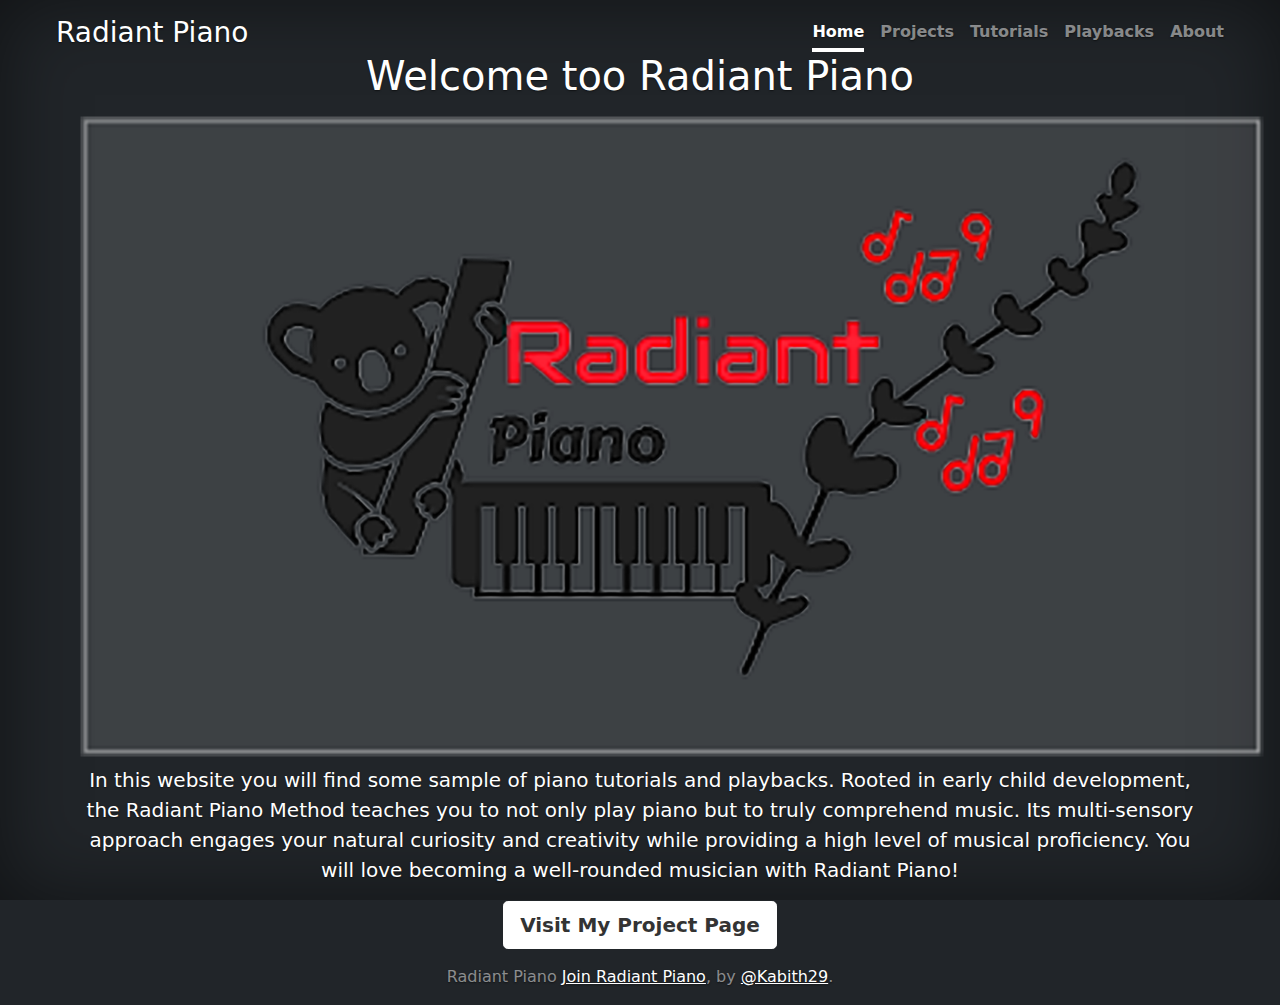
<file: index.html>
<!doctype html>
<html lang="en" class="h-100">
<head>
    <meta charset="utf-8">
    <meta name="viewport" content="width=device-width, initial-scale=1">
    <meta name="description" content="">
    <meta name="author" content="Kabith Kuber ">
    <meta name="generator" content="Hugo 0.82.0">
    <title>Radiant Piano</title>

    <link rel="canonical" href="https://getbootstrap.com/docs/5.0/examples/cover/">


    <!-- Bootstrap core CSS -->
    <link href="assets/dist/css/bootstrap.min.css" rel="stylesheet">

    <style>
      .bd-placeholder-img {
        font-size: 1.125rem;
        text-anchor: middle;
        -webkit-user-select: none;
        -moz-user-select: none;
        user-select: none;
      }

      @media (min-width: 768px) {
        .bd-placeholder-img-lg {
          font-size: 3.5rem;
        }
      }


    </style>


    <!-- Custom styles for this template -->
    <link href="cover.css" rel="stylesheet">
</head>
<body class="d-flex h-100 text-center text-white bg-dark">

<div class="cover-container d-flex w-100 h-100 p-3 mx-auto flex-column">
    <header class="mb-auto">
        <div>
            <h3 class="float-md-start mb-0">Radiant Piano</h3>
            <nav class="nav nav-masthead justify-content-center float-md-end">
                <a class="nav-link active" aria-current="page" href="index.html">Home</a>
                <a class="nav-link " href="projects.html">Projects</a>
                <a class="nav-link" href="tutorials.html">Tutorials</a>
                <a class="nav-link" href="playbacks.html">Playbacks</a>
                <a class="nav-link" href="About.html">About</a>
            </nav>
        </div>
    </header>

    <main class="px-3">
        <h1>Welcome too Radiant Piano</h1>
        <img src="images/RadiantPianov2.png" width="1200"/>
        <p class="lead">In this website you will find some sample of piano tutorials and playbacks.
        Rooted in early child development, the Radiant Piano Method teaches you to not only play piano but
            to truly comprehend music. Its multi-sensory approach engages your natural curiosity and creativity while
            providing a high level of musical proficiency. You will love becoming a well-rounded musician with
            Radiant Piano!</p>
        <p class="lead">
            <a href="projects.html" class="btn btn-lg btn-secondary fw-bold border-white bg-white">Visit My Project Page</a>
        </p>
    </main>

    <footer class="mt-auto text-white-50">
        <p>Radiant Piano <a href="https://www.instagram.com/kabith29/" class="text-white">Join Radiant Piano</a>, by <a
                href="https://www.instagram.com/kabith29/" class="text-white">@Kabith29</a>.</p>
    </footer>
</div>

<!--comment-->

</body>
</html>
</file>
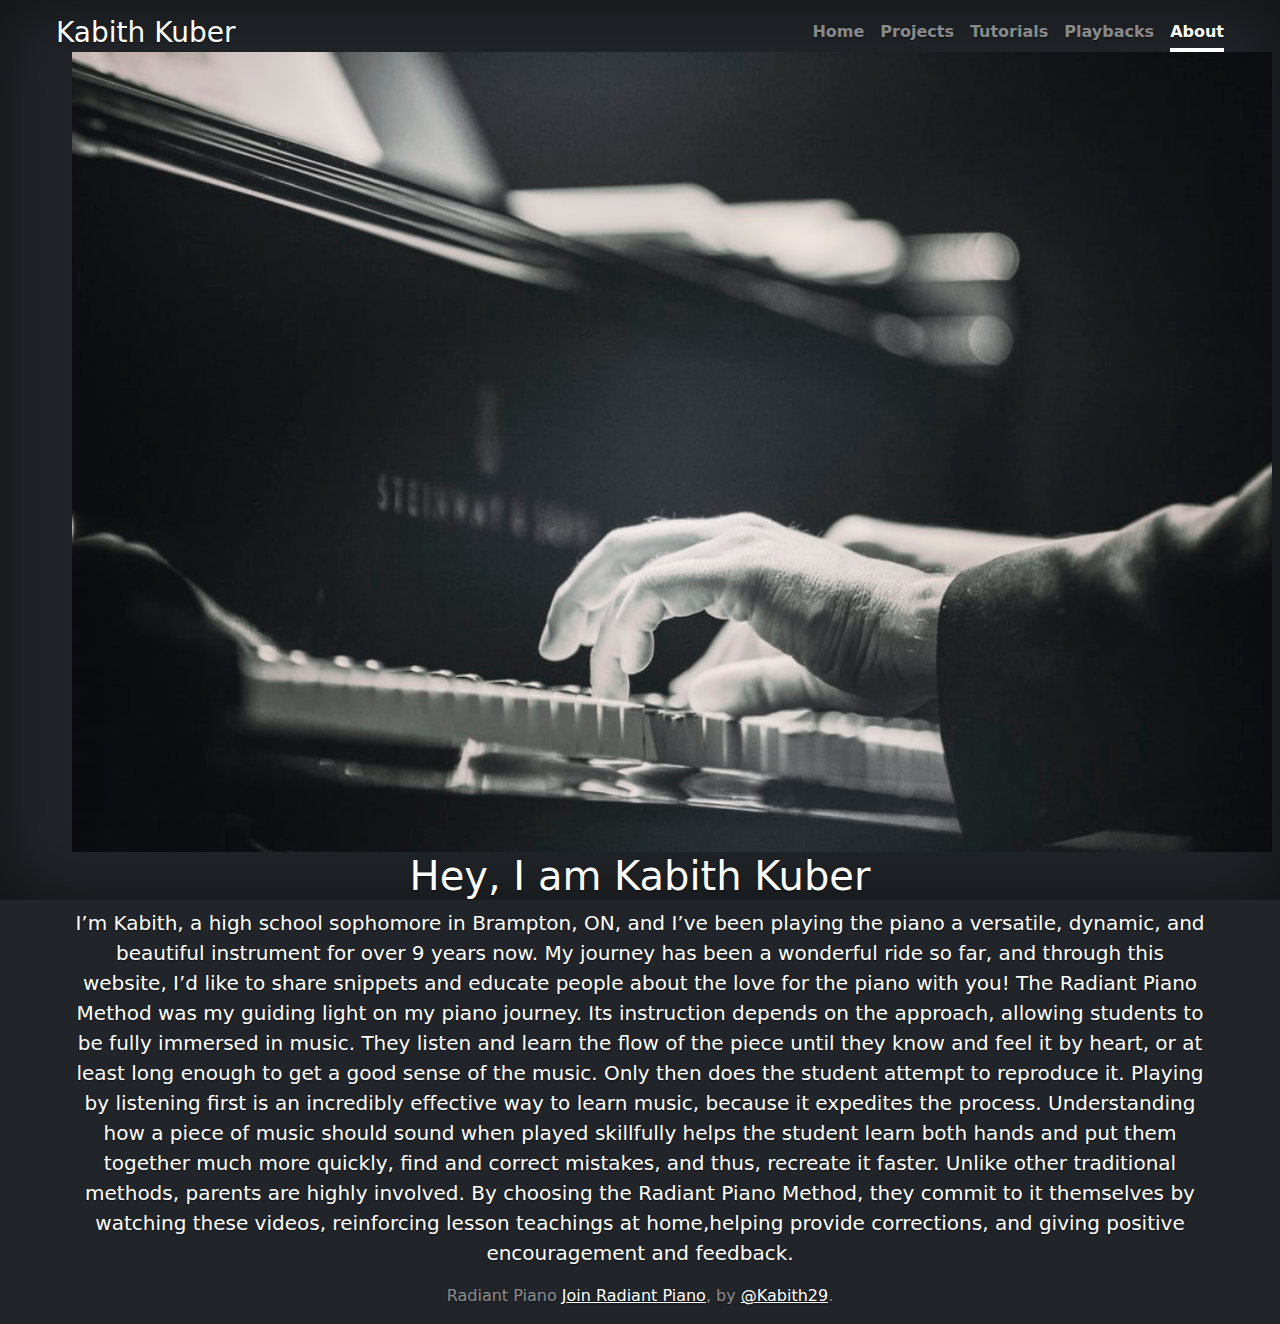
<file: About.html>
<!doctype html>
<html lang="en" class="h-100">
<head>
    <meta charset="utf-8">
    <meta name="viewport" content="width=device-width, initial-scale=1">
    <meta name="description" content="">
    <meta name="author" content="Kabith Kuber ">
    <meta name="generator" content="Hugo 0.82.0">
    <title>Radiant Piano</title>

    <link rel="canonical" href="https://getbootstrap.com/docs/5.0/examples/cover/">


    <!-- Bootstrap core CSS -->
    <link href="assets/dist/css/bootstrap.min.css" rel="stylesheet">

    <style>
      .bd-placeholder-img {
        font-size: 1.125rem;
        text-anchor: middle;
        -webkit-user-select: none;
        -moz-user-select: none;
        user-select: none;
      }

      @media (min-width: 768px) {
        .bd-placeholder-img-lg {
          font-size: 3.5rem;
        }
      }


    </style>


    <!-- Custom styles for this template -->
    <link href="cover.css" rel="stylesheet">
</head>
<body class="d-flex h-100 text-center text-white bg-dark">

<div class="cover-container d-flex w-100 h-100 p-3 mx-auto flex-column">
    <header class="mb-auto">
        <div>
            <h3 class="float-md-start mb-0">Kabith Kuber</h3>
            <nav class="nav nav-masthead justify-content-center float-md-end">
                <a class="nav-link" aria-current="page" href="index.html">Home</a>
                <a class="nav-link" href="projects.html">Projects</a>
                <a class="nav-link" href="tutorials.html">Tutorials</a>
                <a class="nav-link" href="playbacks.html">Playbacks</a>
                <a class="nav-link active" href="About.html">About</a>
            </nav>
        </div>
    </header>

    <main class="px-3">
        <img src="images/Aboutme.jpg" width="1200"/>
        <h1>Hey, I am Kabith Kuber</h1>
        <p class="lead">I’m Kabith, a high school sophomore in Brampton, ON, and I’ve been playing the piano a versatile,
            dynamic, and beautiful instrument for over 9 years now. My journey has been a wonderful ride so far, and
            through this website, I’d like to share snippets and educate people about the love for the piano with you!
            The Radiant Piano Method was my guiding light on my piano journey. Its instruction depends on the
            approach, allowing students to be fully immersed in music. They listen and learn the flow of the piece until
            they know and feel it by heart, or at least long enough to get a good sense of the music. Only then does the
            student attempt to reproduce it. Playing by listening first is an incredibly effective way to learn music,
            because it expedites the process. Understanding how a piece of music should sound when played skillfully
            helps the student learn both hands and put them together much more quickly, find and correct mistakes, and
            thus, recreate it faster. Unlike other traditional methods, parents are highly involved. By choosing the
            Radiant Piano Method, they commit to it themselves by watching these videos, reinforcing lesson teachings
            at home,helping provide corrections, and giving positive encouragement and feedback. </p>

    </main>

    <footer class="mt-auto text-white-50">
        <p>Radiant Piano <a href="https://www.instagram.com/kabith29/" class="text-white">Join Radiant Piano</a>, by <a
                href="https://www.instagram.com/kabith29/" class="text-white">@Kabith29</a>.</p>
    </footer>
</div>


</body>
</html>
</file>
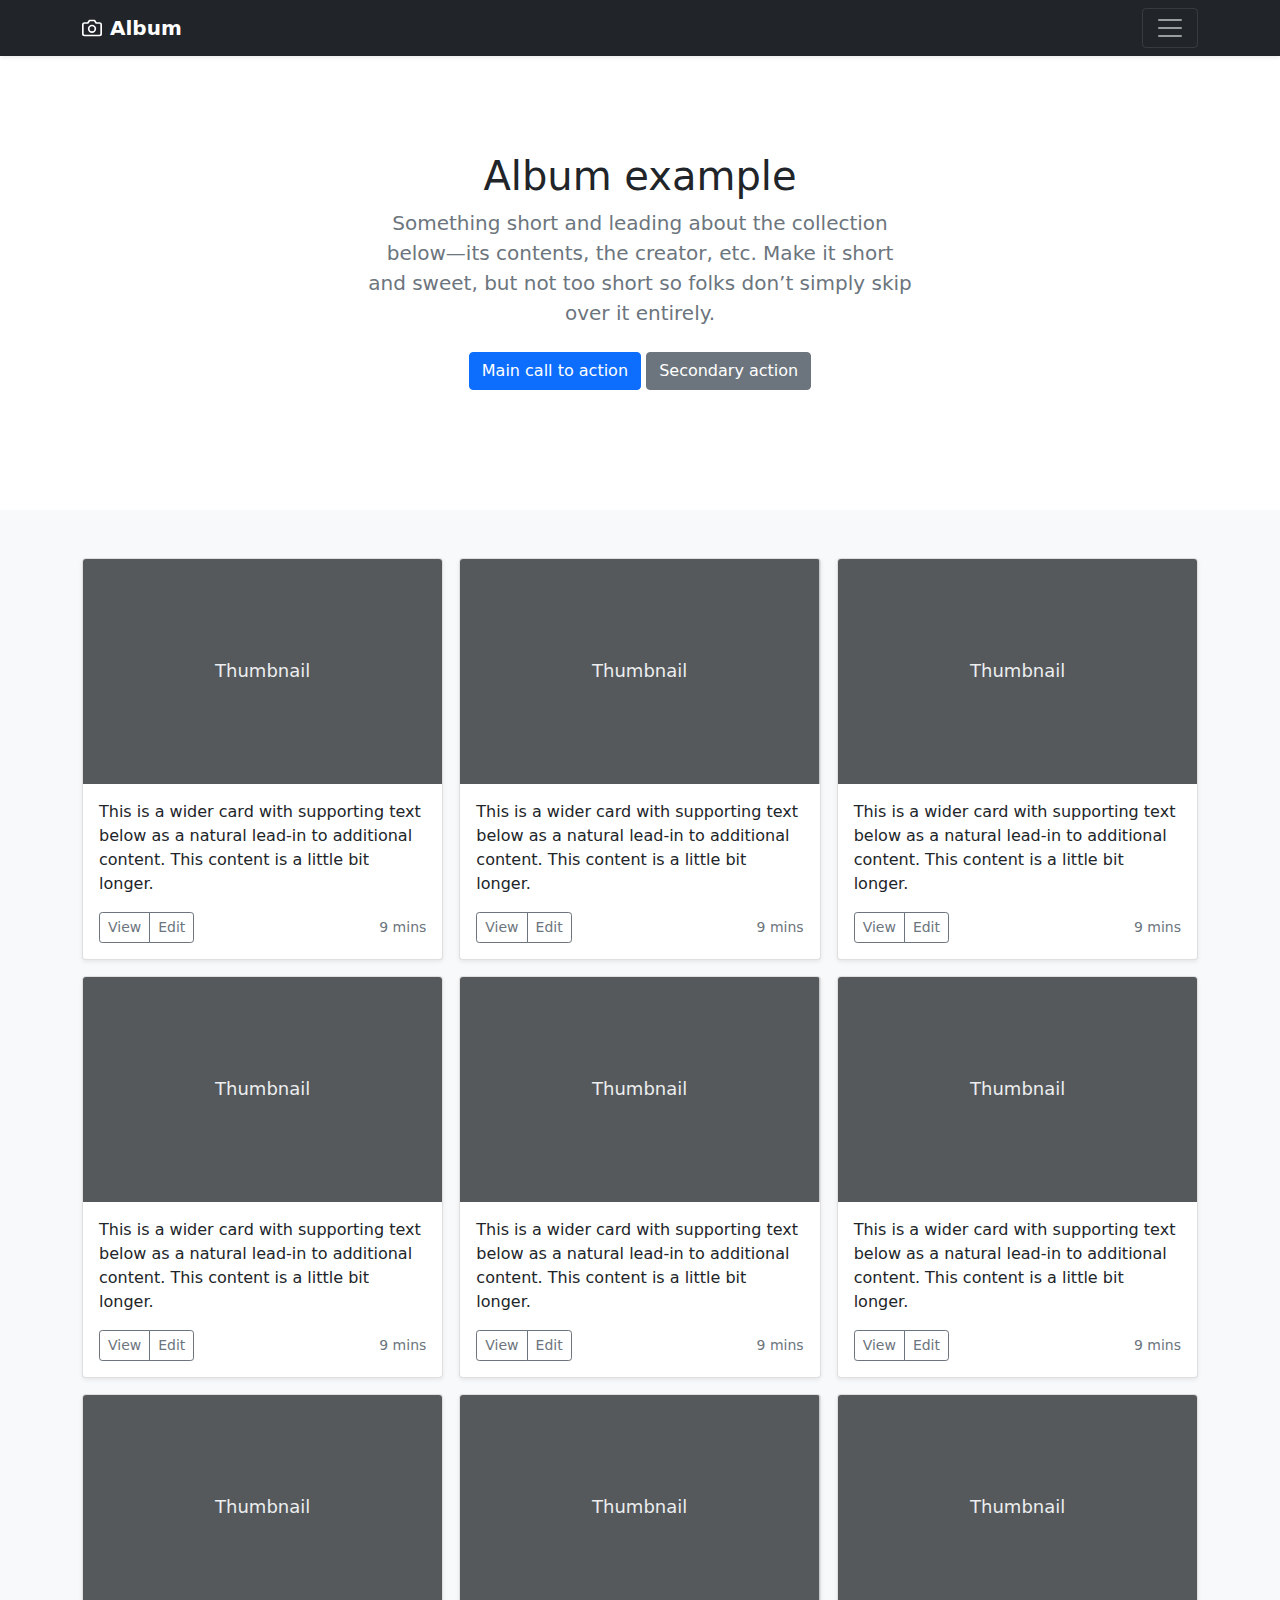
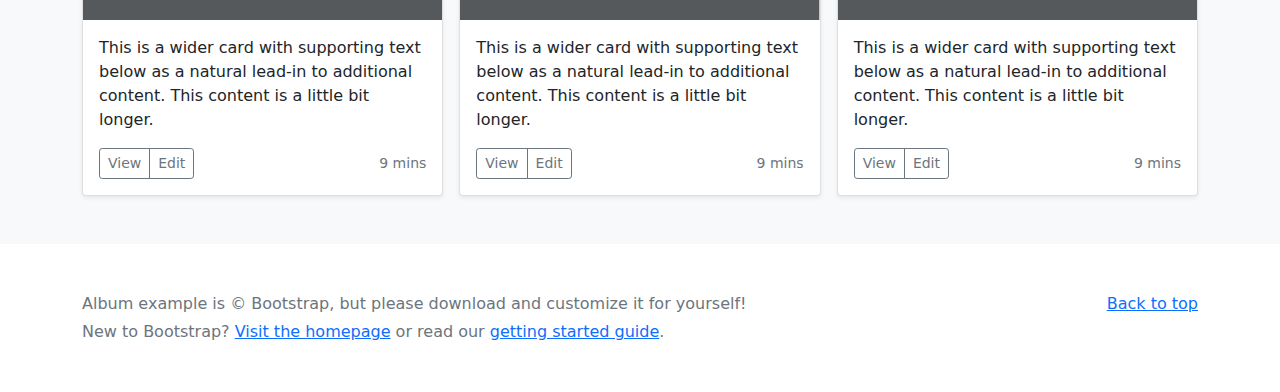
<file: album.html>
<!doctype html>
<html lang="en">
  <head>
    <meta charset="utf-8">
    <meta name="viewport" content="width=device-width, initial-scale=1">
    <meta name="description" content="">
    <meta name="author" content="Mark Otto, Jacob Thornton, and Bootstrap contributors">
    <meta name="generator" content="Hugo 0.82.0">
    <title>Album example · Bootstrap v5.0</title>

    <link rel="canonical" href="https://getbootstrap.com/docs/5.0/examples/album/">

    

    <!-- Bootstrap core CSS -->
<link href="../assets/dist/css/bootstrap.min.css" rel="stylesheet">

    <style>
      .bd-placeholder-img {
        font-size: 1.125rem;
        text-anchor: middle;
        -webkit-user-select: none;
        -moz-user-select: none;
        user-select: none;
      }

      @media (min-width: 768px) {
        .bd-placeholder-img-lg {
          font-size: 3.5rem;
        }
      }
    </style>

    
  </head>
  <body>
    
<header>
  <div class="collapse bg-dark" id="navbarHeader">
    <div class="container">
      <div class="row">
        <div class="col-sm-8 col-md-7 py-4">
          <h4 class="text-white">About</h4>
          <p class="text-muted">Add some information about the album below, the author, or any other background context. Make it a few sentences long so folks can pick up some informative tidbits. Then, link them off to some social networking sites or contact information.</p>
        </div>
        <div class="col-sm-4 offset-md-1 py-4">
          <h4 class="text-white">Contact</h4>
          <ul class="list-unstyled">
            <li><a href="#" class="text-white">Follow on Twitter</a></li>
            <li><a href="#" class="text-white">Like on Facebook</a></li>
            <li><a href="#" class="text-white">Email me</a></li>
          </ul>
        </div>
      </div>
    </div>
  </div>
  <div class="navbar navbar-dark bg-dark shadow-sm">
    <div class="container">
      <a href="#" class="navbar-brand d-flex align-items-center">
        <svg xmlns="http://www.w3.org/2000/svg" width="20" height="20" fill="none" stroke="currentColor" stroke-linecap="round" stroke-linejoin="round" stroke-width="2" aria-hidden="true" class="me-2" viewBox="0 0 24 24"><path d="M23 19a2 2 0 0 1-2 2H3a2 2 0 0 1-2-2V8a2 2 0 0 1 2-2h4l2-3h6l2 3h4a2 2 0 0 1 2 2z"/><circle cx="12" cy="13" r="4"/></svg>
        <strong>Album</strong>
      </a>
      <button class="navbar-toggler" type="button" data-bs-toggle="collapse" data-bs-target="#navbarHeader" aria-controls="navbarHeader" aria-expanded="false" aria-label="Toggle navigation">
        <span class="navbar-toggler-icon"></span>
      </button>
    </div>
  </div>
</header>

<main>

  <section class="py-5 text-center container">
    <div class="row py-lg-5">
      <div class="col-lg-6 col-md-8 mx-auto">
        <h1 class="fw-light">Album example</h1>
        <p class="lead text-muted">Something short and leading about the collection below—its contents, the creator, etc. Make it short and sweet, but not too short so folks don’t simply skip over it entirely.</p>
        <p>
          <a href="#" class="btn btn-primary my-2">Main call to action</a>
          <a href="#" class="btn btn-secondary my-2">Secondary action</a>
        </p>
      </div>
    </div>
  </section>

  <div class="album py-5 bg-light">
    <div class="container">

      <div class="row row-cols-1 row-cols-sm-2 row-cols-md-3 g-3">
        <div class="col">
          <div class="card shadow-sm">
            <svg class="bd-placeholder-img card-img-top" width="100%" height="225" xmlns="http://www.w3.org/2000/svg" role="img" aria-label="Placeholder: Thumbnail" preserveAspectRatio="xMidYMid slice" focusable="false"><title>Placeholder</title><rect width="100%" height="100%" fill="#55595c"/><text x="50%" y="50%" fill="#eceeef" dy=".3em">Thumbnail</text></svg>

            <div class="card-body">
              <p class="card-text">This is a wider card with supporting text below as a natural lead-in to additional content. This content is a little bit longer.</p>
              <div class="d-flex justify-content-between align-items-center">
                <div class="btn-group">
                  <button type="button" class="btn btn-sm btn-outline-secondary">View</button>
                  <button type="button" class="btn btn-sm btn-outline-secondary">Edit</button>
                </div>
                <small class="text-muted">9 mins</small>
              </div>
            </div>
          </div>
        </div>
        <div class="col">
          <div class="card shadow-sm">
            <svg class="bd-placeholder-img card-img-top" width="100%" height="225" xmlns="http://www.w3.org/2000/svg" role="img" aria-label="Placeholder: Thumbnail" preserveAspectRatio="xMidYMid slice" focusable="false"><title>Placeholder</title><rect width="100%" height="100%" fill="#55595c"/><text x="50%" y="50%" fill="#eceeef" dy=".3em">Thumbnail</text></svg>

            <div class="card-body">
              <p class="card-text">This is a wider card with supporting text below as a natural lead-in to additional content. This content is a little bit longer.</p>
              <div class="d-flex justify-content-between align-items-center">
                <div class="btn-group">
                  <button type="button" class="btn btn-sm btn-outline-secondary">View</button>
                  <button type="button" class="btn btn-sm btn-outline-secondary">Edit</button>
                </div>
                <small class="text-muted">9 mins</small>
              </div>
            </div>
          </div>
        </div>
        <div class="col">
          <div class="card shadow-sm">
            <svg class="bd-placeholder-img card-img-top" width="100%" height="225" xmlns="http://www.w3.org/2000/svg" role="img" aria-label="Placeholder: Thumbnail" preserveAspectRatio="xMidYMid slice" focusable="false"><title>Placeholder</title><rect width="100%" height="100%" fill="#55595c"/><text x="50%" y="50%" fill="#eceeef" dy=".3em">Thumbnail</text></svg>

            <div class="card-body">
              <p class="card-text">This is a wider card with supporting text below as a natural lead-in to additional content. This content is a little bit longer.</p>
              <div class="d-flex justify-content-between align-items-center">
                <div class="btn-group">
                  <button type="button" class="btn btn-sm btn-outline-secondary">View</button>
                  <button type="button" class="btn btn-sm btn-outline-secondary">Edit</button>
                </div>
                <small class="text-muted">9 mins</small>
              </div>
            </div>
          </div>
        </div>

        <div class="col">
          <div class="card shadow-sm">
            <svg class="bd-placeholder-img card-img-top" width="100%" height="225" xmlns="http://www.w3.org/2000/svg" role="img" aria-label="Placeholder: Thumbnail" preserveAspectRatio="xMidYMid slice" focusable="false"><title>Placeholder</title><rect width="100%" height="100%" fill="#55595c"/><text x="50%" y="50%" fill="#eceeef" dy=".3em">Thumbnail</text></svg>

            <div class="card-body">
              <p class="card-text">This is a wider card with supporting text below as a natural lead-in to additional content. This content is a little bit longer.</p>
              <div class="d-flex justify-content-between align-items-center">
                <div class="btn-group">
                  <button type="button" class="btn btn-sm btn-outline-secondary">View</button>
                  <button type="button" class="btn btn-sm btn-outline-secondary">Edit</button>
                </div>
                <small class="text-muted">9 mins</small>
              </div>
            </div>
          </div>
        </div>
        <div class="col">
          <div class="card shadow-sm">
            <svg class="bd-placeholder-img card-img-top" width="100%" height="225" xmlns="http://www.w3.org/2000/svg" role="img" aria-label="Placeholder: Thumbnail" preserveAspectRatio="xMidYMid slice" focusable="false"><title>Placeholder</title><rect width="100%" height="100%" fill="#55595c"/><text x="50%" y="50%" fill="#eceeef" dy=".3em">Thumbnail</text></svg>

            <div class="card-body">
              <p class="card-text">This is a wider card with supporting text below as a natural lead-in to additional content. This content is a little bit longer.</p>
              <div class="d-flex justify-content-between align-items-center">
                <div class="btn-group">
                  <button type="button" class="btn btn-sm btn-outline-secondary">View</button>
                  <button type="button" class="btn btn-sm btn-outline-secondary">Edit</button>
                </div>
                <small class="text-muted">9 mins</small>
              </div>
            </div>
          </div>
        </div>
        <div class="col">
          <div class="card shadow-sm">
            <svg class="bd-placeholder-img card-img-top" width="100%" height="225" xmlns="http://www.w3.org/2000/svg" role="img" aria-label="Placeholder: Thumbnail" preserveAspectRatio="xMidYMid slice" focusable="false"><title>Placeholder</title><rect width="100%" height="100%" fill="#55595c"/><text x="50%" y="50%" fill="#eceeef" dy=".3em">Thumbnail</text></svg>

            <div class="card-body">
              <p class="card-text">This is a wider card with supporting text below as a natural lead-in to additional content. This content is a little bit longer.</p>
              <div class="d-flex justify-content-between align-items-center">
                <div class="btn-group">
                  <button type="button" class="btn btn-sm btn-outline-secondary">View</button>
                  <button type="button" class="btn btn-sm btn-outline-secondary">Edit</button>
                </div>
                <small class="text-muted">9 mins</small>
              </div>
            </div>
          </div>
        </div>

        <div class="col">
          <div class="card shadow-sm">
            <svg class="bd-placeholder-img card-img-top" width="100%" height="225" xmlns="http://www.w3.org/2000/svg" role="img" aria-label="Placeholder: Thumbnail" preserveAspectRatio="xMidYMid slice" focusable="false"><title>Placeholder</title><rect width="100%" height="100%" fill="#55595c"/><text x="50%" y="50%" fill="#eceeef" dy=".3em">Thumbnail</text></svg>

            <div class="card-body">
              <p class="card-text">This is a wider card with supporting text below as a natural lead-in to additional content. This content is a little bit longer.</p>
              <div class="d-flex justify-content-between align-items-center">
                <div class="btn-group">
                  <button type="button" class="btn btn-sm btn-outline-secondary">View</button>
                  <button type="button" class="btn btn-sm btn-outline-secondary">Edit</button>
                </div>
                <small class="text-muted">9 mins</small>
              </div>
            </div>
          </div>
        </div>
        <div class="col">
          <div class="card shadow-sm">
            <svg class="bd-placeholder-img card-img-top" width="100%" height="225" xmlns="http://www.w3.org/2000/svg" role="img" aria-label="Placeholder: Thumbnail" preserveAspectRatio="xMidYMid slice" focusable="false"><title>Placeholder</title><rect width="100%" height="100%" fill="#55595c"/><text x="50%" y="50%" fill="#eceeef" dy=".3em">Thumbnail</text></svg>

            <div class="card-body">
              <p class="card-text">This is a wider card with supporting text below as a natural lead-in to additional content. This content is a little bit longer.</p>
              <div class="d-flex justify-content-between align-items-center">
                <div class="btn-group">
                  <button type="button" class="btn btn-sm btn-outline-secondary">View</button>
                  <button type="button" class="btn btn-sm btn-outline-secondary">Edit</button>
                </div>
                <small class="text-muted">9 mins</small>
              </div>
            </div>
          </div>
        </div>
        <div class="col">
          <div class="card shadow-sm">
            <svg class="bd-placeholder-img card-img-top" width="100%" height="225" xmlns="http://www.w3.org/2000/svg" role="img" aria-label="Placeholder: Thumbnail" preserveAspectRatio="xMidYMid slice" focusable="false"><title>Placeholder</title><rect width="100%" height="100%" fill="#55595c"/><text x="50%" y="50%" fill="#eceeef" dy=".3em">Thumbnail</text></svg>

            <div class="card-body">
              <p class="card-text">This is a wider card with supporting text below as a natural lead-in to additional content. This content is a little bit longer.</p>
              <div class="d-flex justify-content-between align-items-center">
                <div class="btn-group">
                  <button type="button" class="btn btn-sm btn-outline-secondary">View</button>
                  <button type="button" class="btn btn-sm btn-outline-secondary">Edit</button>
                </div>
                <small class="text-muted">9 mins</small>
              </div>
            </div>
          </div>
        </div>
      </div>
    </div>
  </div>

</main>

<footer class="text-muted py-5">
  <div class="container">
    <p class="float-end mb-1">
      <a href="#">Back to top</a>
    </p>
    <p class="mb-1">Album example is &copy; Bootstrap, but please download and customize it for yourself!</p>
    <p class="mb-0">New to Bootstrap? <a href="/">Visit the homepage</a> or read our <a href="../getting-started/introduction/">getting started guide</a>.</p>
  </div>
</footer>


    <script src="../assets/dist/js/bootstrap.bundle.min.js"></script>

      
  </body>
</html>
</file>
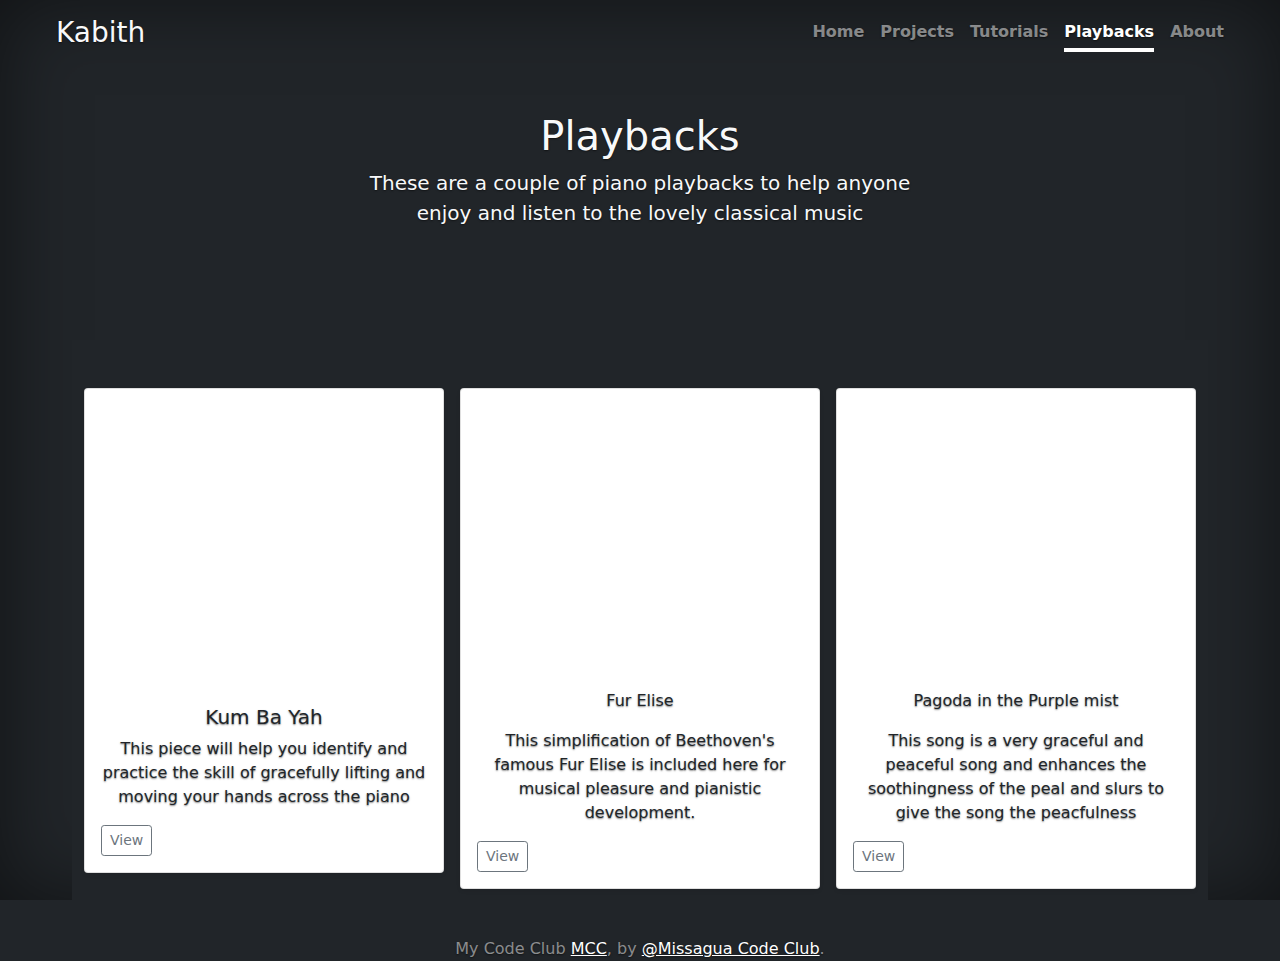
<file: playbacks.html>
<!doctype html>
<html lang="en" class="h-100">
<head>
    <meta charset="utf-8">
    <meta name="viewport" content="width=device-width, initial-scale=1">
    <meta name="description" content="">
    <meta name="author" content="Kabith Kuber ">
    <meta name="generator" content="Hugo 0.82.0">
    <title>Playbacks</title>

    <link rel="canonical" href="https://getbootstrap.com/docs/5.0/examples/cover/">


    <!-- Bootstrap core CSS -->
    <link href="assets/dist/css/bootstrap.min.css" rel="stylesheet">

    <style>
      .bd-placeholder-img {
        font-size: 1.125rem;
        text-anchor: middle;
        -webkit-user-select: none;
        -moz-user-select: none;
        user-select: none;
      }

      @media (min-width: 768px) {
        .bd-placeholder-img-lg {
          font-size: 3.5rem;
        }
      }



    </style>


    <!-- Custom styles for this template -->
    <link href="cover.css" rel="stylesheet">
</head>
<body class="d-flex h-100 text-center text-dark bg-dark">

<div class="cover-container d-fex w-100 h-100 p-3 mx-auto flex-column">
    <header class="mb-auto">
        <div>
            <h3 class="float-md-start mb-0 text-light">Kabith</h3>
            <nav class="nav nav-masthead justify-content-center float-md-end">
                <a class="nav-link" aria-current="page" href="index.html">Home</a>
                <a class="nav-link" href="projects.html">Projects</a>
                <a class="nav-link" href="tutorials.html">Tutorials</a>
                <a class="nav-link active" href="playbacks.html">Playbacks</a>
                <a class="nav-link" href="About.html">About</a>
            </nav>
        </div>
    </header>

    <main class="px-3">
        <section class="py-5 text-center container">
            <div class="row py-lg-5">
                <div class="col-lg-6 col-md-8 mx-auto">
                    <h1 class="text-light">Playbacks</h1>
                    <p class="lead text-light">These are a couple of piano playbacks to help
                        anyone enjoy and listen to the lovely classical music</p>

                </div>
            </div>
        </section>

        <div class="album py-5 bg-dark">
            <div class="container">

                <div class="row row-cols-1 row-cols-sm-2 row-cols-md-3 g-3">
                    <div class="col">
                        <div class="card shadow-sm">
                            <iframe width="365" height="300" src="https://www.youtube.com/embed/v_hbRR5nStg" title="YouTube video player" frameborder="0" allow="accelerometer; autoplay; clipboard-write; encrypted-media; gyroscope; picture-in-picture" allowfullscreen></iframe>
                            <div class="card-body">
                                <h5>Kum Ba Yah</h5>
                                <p class="card-text">This piece will help you identify and practice the skill of
                                    gracefully lifting and moving your hands across the piano</p>
                                <div class="d-flex justify-content-between align-items-center">
                                    <div class="btn-group">
                                        <button type="button" class="btn btn-sm btn-outline-secondary">View</button>
                                    </div>
                                </div>
                            </div>
                        </div>
                    </div>
                    <div class="col">
                        <div class="card shadow-sm">
                            </svg>

                            <iframe width="365" height="300" src="https://www.youtube.com/embed/nskueho6bXM" title="YouTube video player" frameborder="0" allow="accelerometer; autoplay; clipboard-write; encrypted-media; gyroscope; picture-in-picture" allowfullscreen></iframe>
                            <text x="50%" y="50%" fill="#eceeef" dy=".3em">Fur Elise</text>
                            <div class="card-body">
                                <p class="card-text">This simplification of Beethoven's famous Fur Elise is included
                                    here for musical pleasure and pianistic development.</p>
                                <div class="d-flex justify-content-between align-items-center">
                                    <div class="btn-group">
                                        <button type="button" class="btn btn-sm btn-outline-secondary">View</button>
                                    </div>
                                </div>
                            </div>
                        </div>
                    </div>
                    <div class="col">
                        <div class="card shadow-sm">
                          <iframe width="365" height="300" src="https://www.youtube.com/embed/Clp69fHO73k" title="YouTube video player" frameborder="0" allow="accelerometer; autoplay; clipboard-write; encrypted-media; gyroscope; picture-in-picture" allowfullscreen></iframe>
                                <text x="50%" y="50%" fill="#eceeef" dy=".3em">Pagoda in the Purple mist</text>
                            <div class="card-body">
                                <p class="card-text">This song is a very graceful and peaceful song and enhances the
                                    soothingness of the peal and slurs to give the song the peacfulness</p>
                                <div class="d-flex justify-content-between align-items-center">
                                    <div class="btn-group">
                                        <button type="button" class="btn btn-sm btn-outline-secondary">View</button>
                                    </div>
                                </div>
                            </div>
                        </div>
                    </div>
    </main>

    <footer class="mt-auto text-white-50">
        <p>My Code Club <a href="https://getbootstrap.com/" class="text-white">MCC</a>, by <a
                href="https://twitter.com/MyCodeClub_" class="text-white">@Missagua Code Club</a>.</p>
    </footer>
</div>


</body>
</html>
</file>
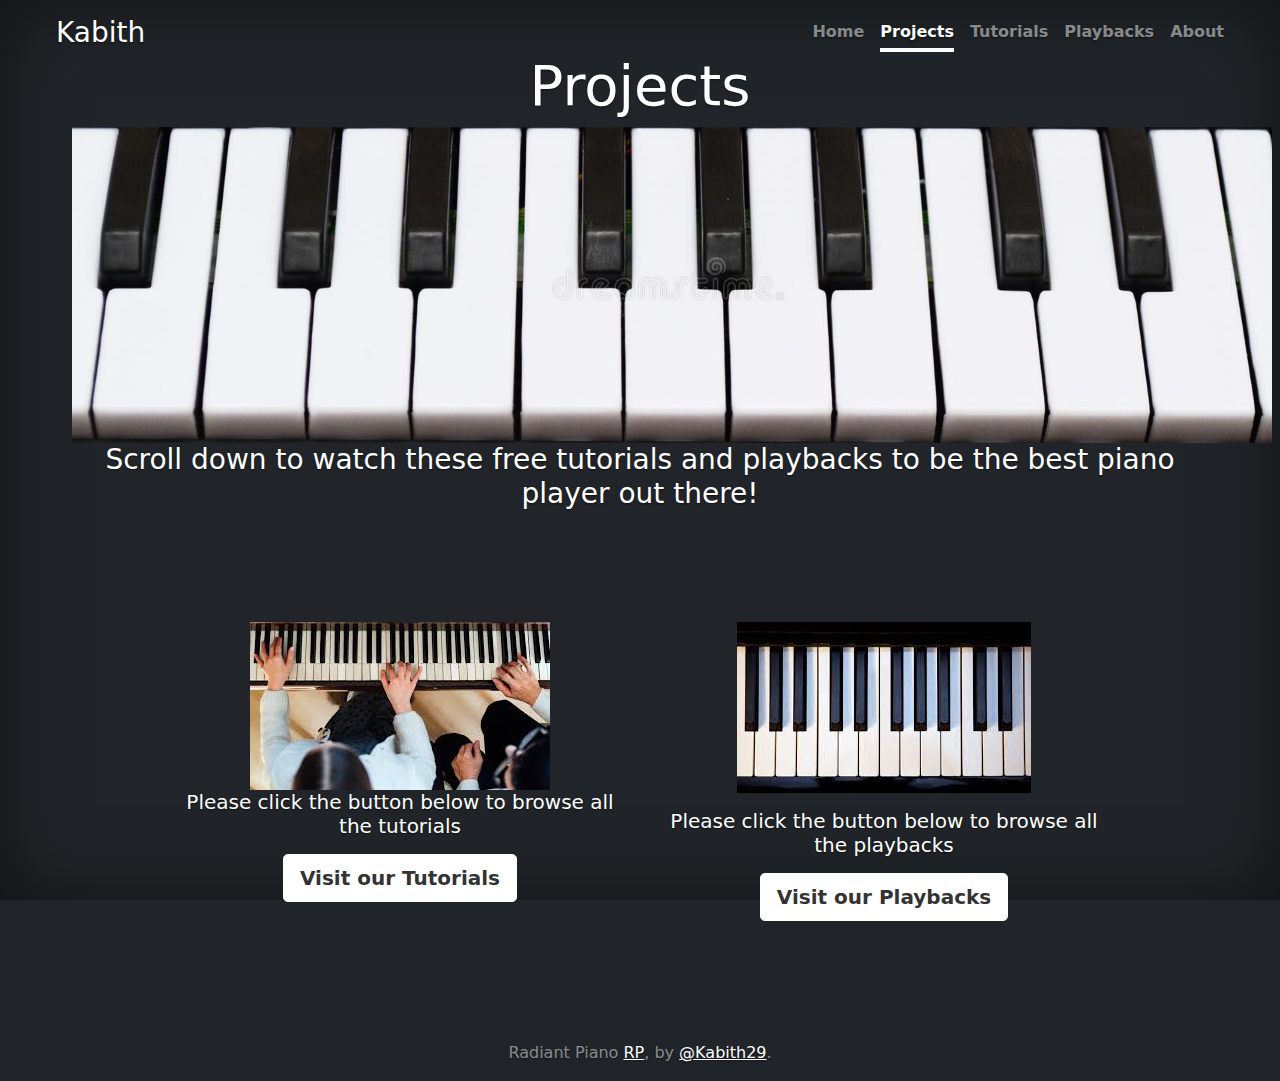
<file: projects.html>
<!doctype html>
<html lang="en" class="h-100">
<head>
    <meta charset="utf-8">
    <meta name="viewport" content="width=device-width, initial-scale=1">
    <meta name="description" content="">
    <meta name="author" content="Kabith Kuber ">
    <meta name="generator" content="Hugo 0.82.0">
    <title>Radiant Piano</title>

    <link rel="canonical" href="https://getbootstrap.com/docs/5.0/examples/cover/">


    <!-- Bootstrap core CSS -->
    <link href="assets/dist/css/bootstrap.min.css" rel="stylesheet">

    <style>
      .bd-placeholder-img {
        font-size: 1.125rem;
        text-anchor: middle;
        -webkit-user-select: none;
        -moz-user-select: none;
        user-select: none;
      }

      @media (min-width: 768px) {
        .bd-placeholder-img-lg {
          font-size: 3.5rem;
        }
      }




    </style>


    <!-- Custom styles for this template -->
    <link href="cover.css" rel="stylesheet">
</head>
<body class="d-flex h-100 text-center text-white bg-dark">

<div class="cover-container d-flex w-100 h-100 p-3 mx-auto flex-column">
    <header class="mb-auto">
        <div>
            <h3 class="float-md-start mb-0">Kabith</h3>
            <nav class="nav nav-masthead justify-content-center float-md-end">
                <a class="nav-link" aria-current="page" href="index.html">Home</a>
                <a class="nav-link active" href="projects.html">Projects</a>
                <a class="nav-link" href="tutorials.html">Tutorials</a>
                <a class="nav-link" href="playbacks.html">Playbacks</a>
                <a class="nav-link" href="About.html">About</a>
            </nav>
        </div>
    </header>
    <main class="px-3">
        <h4 class="display-4">Projects</h4>
        <img src="images/Wide.jpg" width="1200"/>
         <h3>Scroll down to watch these free tutorials and playbacks to be the best piano player out there!
        <div class="container p-5">
            <div class="row p-5">
                <div class="col p-3">
                    <img src="images/tutorial.jpg" class="w-150 p-7"/>
                    <p class="lead"> Please click the button below to browse all the tutorials</p>
                    <p class="lead">
            <a href="tutorials.html" class="btn btn-lg btn-secondary fw-bold border-white bg-white">Visit our Tutorials</a>
        </p>
                </div>
                <div class="col">
                    <img src="images/playbacks.jpg" class="w-15 p-3"/>
                    <p class="lead"> Please click the button below to browse all the playbacks</p>
                <p class="lead">
            <a href="playbacks.html" class="btn btn-lg btn-secondary fw-bold border-white bg-white">Visit our Playbacks</a>
        </p>
                </div>
            </div>
            </div>

    </main>

    <footer class="mt-auto text-white-50">
        <p>Radiant Piano <a href="https://www.instagram.com/kabith29/" class="text-white">RP</a>, by <a
                href="https://www.instagram.com/kabith29/" class="text-white">@Kabith29</a>.</p>
    </footer>
</div>


</body>
</html>
</file>
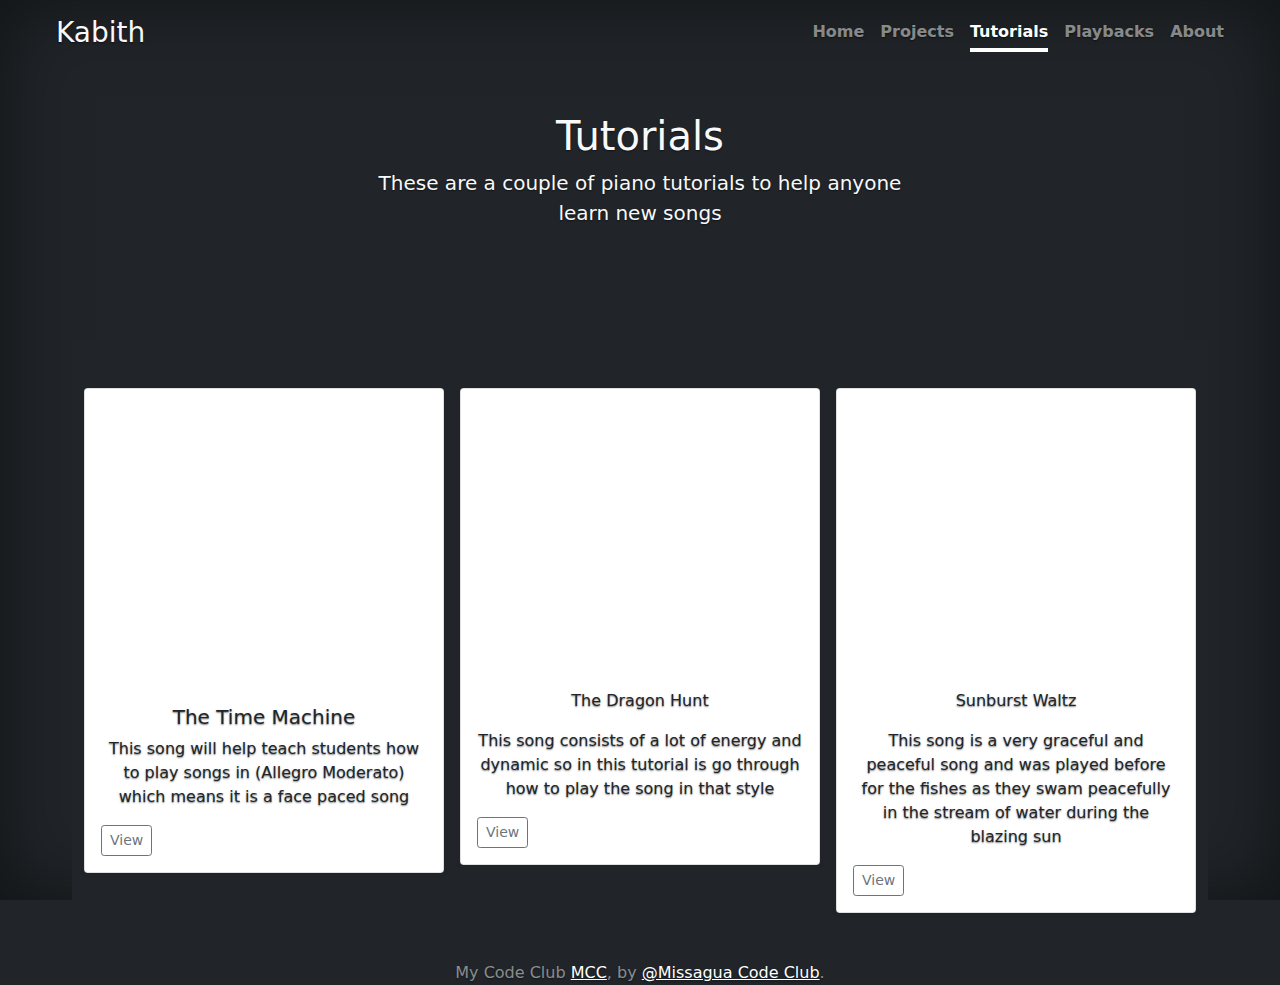
<file: tutorials.html>
<!doctype html>
<html lang="en" class="h-100">
<head>
    <meta charset="utf-8">
    <meta name="viewport" content="width=device-width, initial-scale=1">
    <meta name="description" content="">
    <meta name="author" content="Kabith Kuber ">
    <meta name="generator" content="Hugo 0.82.0">
    <title>Tutorials</title>

    <link rel="canonical" href="https://getbootstrap.com/docs/5.0/examples/cover/">


    <!-- Bootstrap core CSS -->
    <link href="assets/dist/css/bootstrap.min.css" rel="stylesheet">

    <style>
      .bd-placeholder-img {
        font-size: 1.125rem;
        text-anchor: middle;
        -webkit-user-select: none;
        -moz-user-select: none;
        user-select: none;
      }

      @media (min-width: 768px) {
        .bd-placeholder-img-lg {
          font-size: 3.5rem;
        }
      }



    </style>


    <!-- Custom styles for this template -->
    <link href="cover.css" rel="stylesheet">
</head>
<body class="d-flex h-100 text-center text-dark bg-dark">

<div class="cover-container d-fex w-100 h-100 p-3 mx-auto flex-column">
    <header class="mb-auto">
        <div>
            <h3 class="float-md-start mb-0 text-light">Kabith</h3>
            <nav class="nav nav-masthead justify-content-center float-md-end">
                <a class="nav-link" aria-current="page" href="index.html">Home</a>
                <a class="nav-link" href="projects.html">Projects</a>
                <a class="nav-link active" href="tutorials.html">Tutorials</a>
                <a class="nav-link" href="playbacks.html">Playbacks</a>
                <a class="nav-link" href="About.html">About</a>
            </nav>
        </div>
    </header>

    <main class="px-3">
        <section class="py-5 text-center container">
            <div class="row py-lg-5">
                <div class="col-lg-6 col-md-8 mx-auto">
                    <h1 class="text-light">Tutorials</h1>
                    <p class="lead text-light">These are a couple of piano tutorials to help anyone learn new songs</p>

                </div>
            </div>
        </section>

        <div class="album py-5 bg-dark">
            <div class="container">

                <div class="row row-cols-1 row-cols-sm-2 row-cols-md-3 g-3">
                    <div class="col">
                        <div class="card shadow-sm">
                        <iframe width="365" height="300" src="https://www.youtube.com/embed/sntM63sJRvs" title="YouTube video player" frameborder="0" allow="accelerometer; autoplay; clipboard-write; encrypted-media; gyroscope; picture-in-picture" allowfullscreen></iframe>

                            <div class="card-body">
                                <h5>The Time Machine</h5>
                                <p class="card-text">This song will help teach students how to play songs in (Allegro Moderato) which means it is a face paced song</p>
                                <div class="d-flex justify-content-between align-items-center">
                                    <div class="btn-group">
                                        <button type="button" class="btn btn-sm btn-outline-secondary">View</button>
                                    </div>
                                </div>
                            </div>
                        </div>
                    </div>
                    <div class="col">
                        <div class="card shadow-sm">
                            </svg>
                            <iframe width="365" height="300" src="https://www.youtube.com/embed/sFVUsOkF33U" title="YouTube video player" frameborder="0" allow="accelerometer; autoplay; clipboard-write; encrypted-media; gyroscope; picture-in-picture" allowfullscreen></iframe>
                           <text x="50%" y="50%" fill="#eceeef" dy=".3em">The Dragon Hunt</text>
                            <div class="card-body">
                                <p class="card-text">This song consists of a lot of energy and dynamic so in this
                                    tutorial is go through how to play the song in that style</p>
                                <div class="d-flex justify-content-between align-items-center">
                                    <div class="btn-group">
                                        <button type="button" class="btn btn-sm btn-outline-secondary">View</button>
                                    </div>
                                </div>
                            </div>
                        </div>
                    </div>
                    <div class="col">
                        <div class="card shadow-sm">
                            <iframe width="365" height="300" src="https://www.youtube.com/embed/r9qMCGTCv0w" title="YouTube video player" frameborder="0" allow="accelerometer; autoplay; clipboard-write; encrypted-media; gyroscope; picture-in-picture" allowfullscreen></iframe>
                            <text x="50%" y="50%" fill="#eceeef" dy=".3em">Sunburst Waltz</text>
                            <div class="card-body">
                                <p class="card-text">This song is a very graceful and peaceful song and was played before for the fishes as they swam peacefully in the stream of water during the blazing sun</p>
                                <div class="d-flex justify-content-between align-items-center">
                                    <div class="btn-group">
                                        <button type="button" class="btn btn-sm btn-outline-secondary">View</button>
                                    </div>
                                </div>
                            </div>
                        </div>
                    </div>
    </main>

    <footer class="mt-auto text-white-50">
        <p>My Code Club <a href="https://getbootstrap.com/" class="text-white">MCC</a>, by <a
                href="https://twitter.com/MyCodeClub_" class="text-white">@Missagua Code Club</a>.</p>
    </footer>
</div>


</body>
</html>
</file>
<file: cover.css>
/*
 * Globals
 */


/* Custom default button */
.btn-secondary,
.btn-secondary:hover,
.btn-secondary:focus {
  color: #333;
  text-shadow: none; /* Prevent inheritance from `body` */
}


/*
 * Base structure
 */

body {
  text-shadow: 0 .05rem .1rem rgba(0, 0, 0, .5);
  box-shadow: inset 0 0 5rem rgba(0, 0, 0, .5);
}

.cover-container {
  max-width: 75em;
}


/*
 * Header
 */

.nav-masthead .nav-link {
  padding: .25rem 0;
  font-weight: 700;
  color: rgba(255, 255, 255, .5);
  background-color: transparent;
  border-bottom: .25rem solid transparent;
}

.nav-masthead .nav-link:hover,
.nav-masthead .nav-link:focus {
  border-bottom-color: rgba(255, 255, 255, .25);
}

.nav-masthead .nav-link + .nav-link {
  margin-left: 1rem;
}

.nav-masthead .active {
  color: #fff;
  border-bottom-color: #fff;
}
</file>
